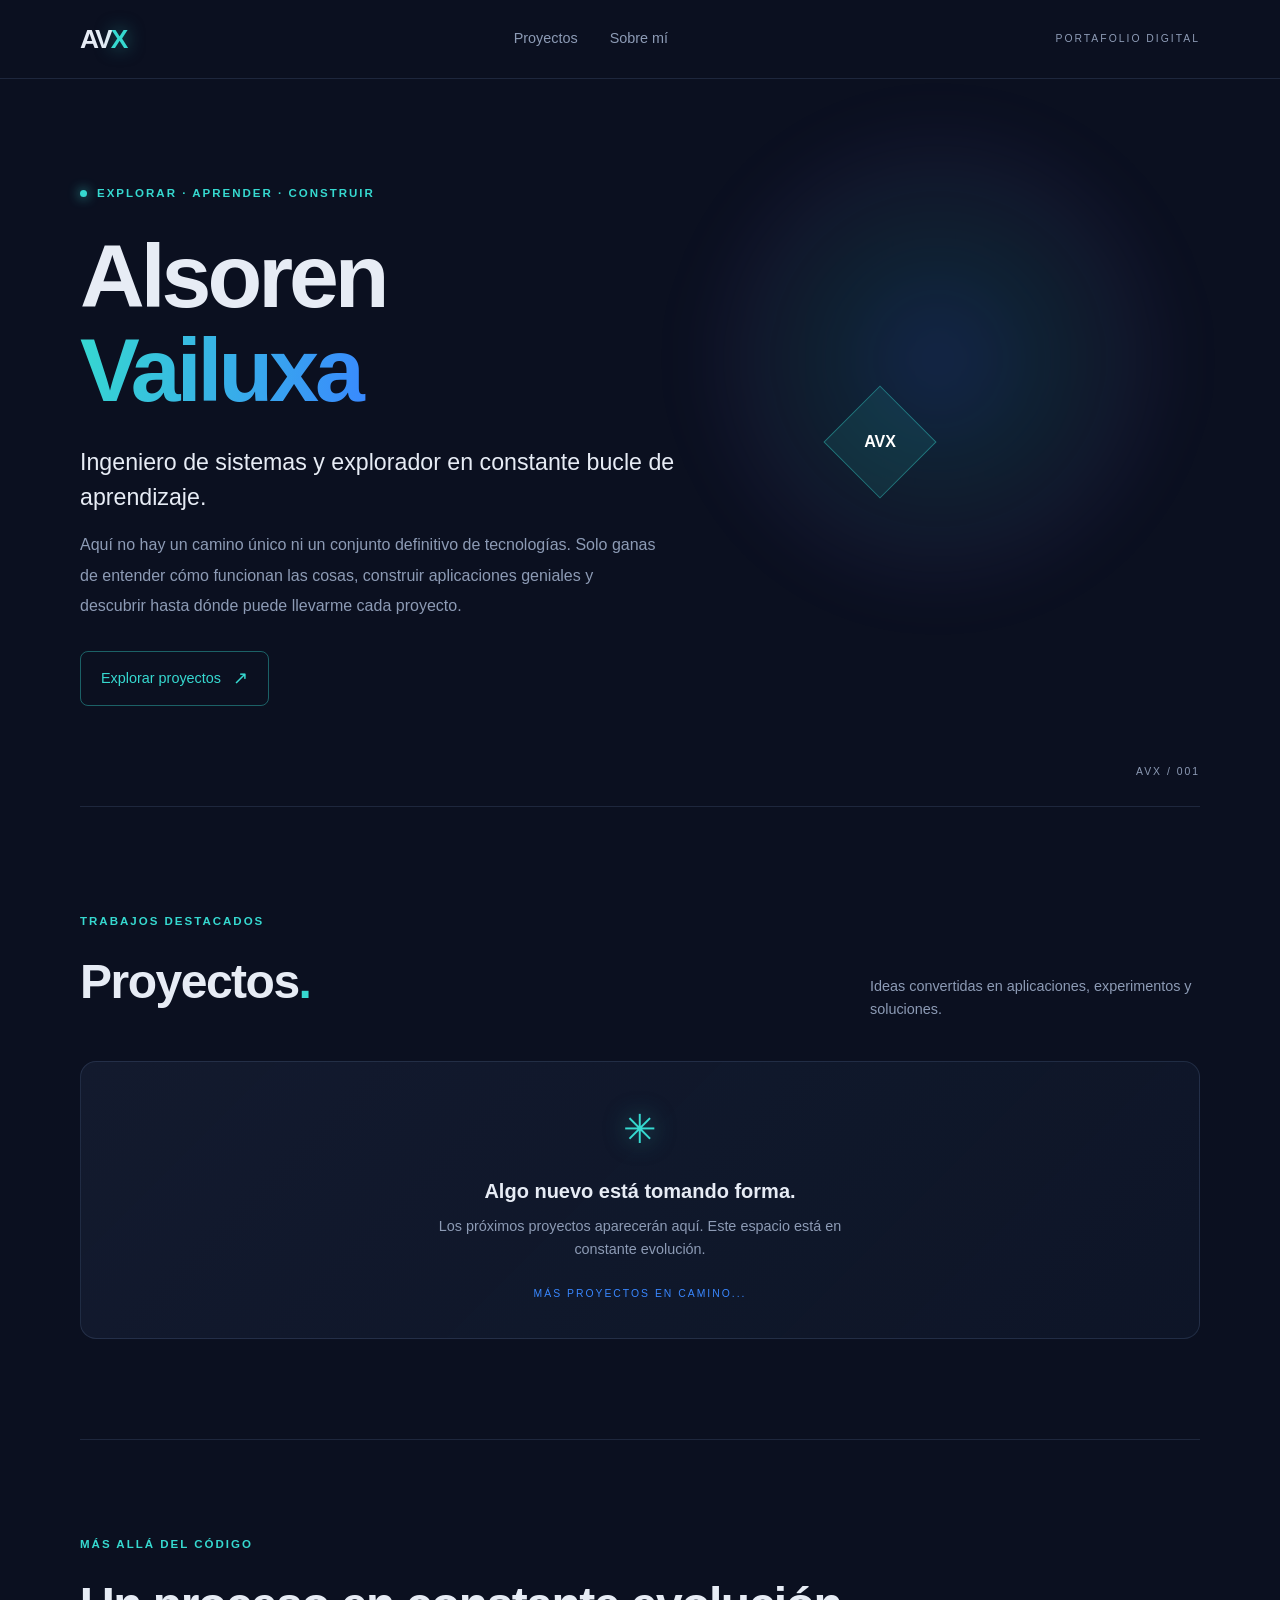
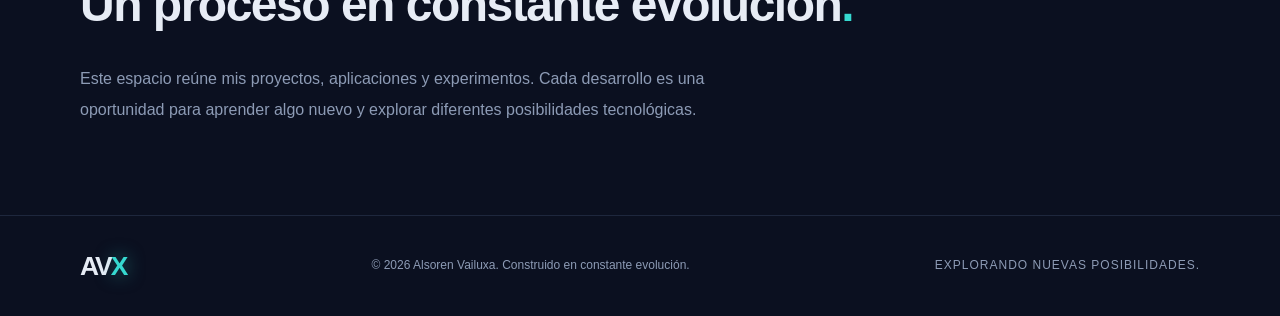
<file: index.html>
<!DOCTYPE html>
<html lang="es">

<head>
    <meta charset="UTF-8">
    <meta name="viewport" content="width=device-width, initial-scale=1.0">

    <title>Alsoren Vailuxa | Portafolio de proyectos</title>

    <meta name="description"
        content="Alsoren Vailuxa: ingeniero de sistemas y explorador en constante bucle de aprendizaje. Descubre proyectos, aplicaciones y experimentos tecnológicos.">

    <meta name="author" content="Alsoren Vailuxa">
    <meta name="theme-color" content="#0B1020">

    <meta property="og:type" content="website">
    <meta property="og:title" content="Alsoren Vailuxa | Portafolio de proyectos">
    <meta property="og:description" content="Ingeniero de sistemas y explorador en constante bucle de aprendizaje.">
    <meta property="og:locale" content="es_CO">

    <link rel="stylesheet" href="css/styles.css">

</head>

<body>

    <a class="skip-link" href="#main-content">
        Saltar al contenido
    </a>

    <header class="site-header">

        <div class="container header-content">

            <a class="brand" href="./" aria-label="Alsoren Vailuxa, inicio">
                AV<span>X</span>
            </a>

            <nav class="main-nav" aria-label="Navegación principal">

                <a href="#projects">Proyectos</a>

                <a href="#about">Sobre mí</a>

            </nav>

            <span class="header-indicator">
                PORTAFOLIO DIGITAL
            </span>

        </div>

    </header>

    <main id="main-content">

        <section class="hero container">

            <div class="hero-content">

                <span class="eyebrow">
                    <span class="status-dot"></span>
                    EXPLORAR · APRENDER · CONSTRUIR
                </span>

                <h1>
                    Alsoren <span>Vailuxa</span>
                </h1>

                <h2>
                    Ingeniero de sistemas y explorador
                    en constante bucle de aprendizaje.
                </h2>

                <p class="hero-description">
                    Aquí no hay un camino único ni un conjunto
                    definitivo de tecnologías. Solo ganas de
                    entender cómo funcionan las cosas, construir
                    aplicaciones geniales y descubrir hasta dónde
                    puede llevarme cada proyecto.
                </p>

                <a class="hero-link" href="#projects">
                    Explorar proyectos
                    <span aria-hidden="true">↗</span>
                </a>

            </div>

            <div class="hero-decoration" aria-hidden="true">

                <div class="orbit orbit-one"></div>
                <div class="orbit orbit-two"></div>
                <div class="orbit orbit-three"></div>

                <div class="core">
                    <span>AVX</span>
                </div>

            </div>

            <span class="hero-index" aria-hidden="true">
                AVX / 001
            </span>

        </section>

        <section class="projects-section container" id="projects" aria-labelledby="projects-title">

            <div class="section-heading">

                <div>
                    <span class="eyebrow">TRABAJOS DESTACADOS</span>

                    <h2 id="projects-title">
                        Proyectos<span>.</span>
                    </h2>
                </div>

                <p>
                    Ideas convertidas en aplicaciones,
                    experimentos y soluciones.
                </p>

            </div>

            <div class="projects-empty">

                <span class="empty-symbol" aria-hidden="true">✳</span>

                <h3>Algo nuevo está tomando forma.</h3>

                <p>
                    Los próximos proyectos aparecerán aquí.
                    Este espacio está en constante evolución.
                </p>

                <span class="empty-label">
                    MÁS PROYECTOS EN CAMINO...
                </span>

            </div>

        </section>

        <section class="about-section container" id="about">

            <span class="eyebrow">MÁS ALLÁ DEL CÓDIGO</span>

            <h2>Un proceso en constante evolución<span>.</span></h2>

            <p>
                Este espacio reúne mis proyectos, aplicaciones
                y experimentos. Cada desarrollo es una oportunidad
                para aprender algo nuevo y explorar diferentes
                posibilidades tecnológicas.
            </p>

        </section>

    </main>

    <footer class="site-footer">

        <div class="container footer-content">

            <a class="brand" href="./" aria-label="Volver al inicio">
                AV<span>X</span>
            </a>

            <p>
                &copy; 2026 Alsoren Vailuxa.
                Construido en constante evolución.
            </p>

            <span class="footer-signature">
                EXPLORANDO NUEVAS POSIBILIDADES.
            </span>

        </div>

    </footer>

</body>

</html>
</file>
<file: css/styles.css>
/* ==================================================
   1. VARIABLES GLOBALES
   ================================================== */

:root {
    color-scheme: dark;

    --color-background: #0B1020;
    --color-surface: #151D32;
    --color-surface-light: #1B2740;

    --color-primary: #3987FF;
    --color-secondary: #36D9D0;
    --color-accent: #8B72FF;

    --color-text: #E7ECF5;
    --color-text-muted: #8D9BB5;

    --color-border: rgba(130, 160, 210, 0.16);

    --font-main: "Segoe UI", Arial, sans-serif;

    --container-width: 1120px;
}


/* ==================================================
   2. REINICIO Y CONFIGURACIÓN GENERAL
   ================================================== */

* {
    margin: 0;
    padding: 0;
    box-sizing: border-box;
}

html {
    scroll-behavior: smooth;
    scroll-padding-top: 90px;
}

body {
    min-width: 320px;
    background: var(--color-background);
    color: var(--color-text);
    font-family: var(--font-main);
    line-height: 1.6;
    overflow-x: hidden;
}

a {
    color: inherit;
    text-decoration: none;
}

.container {
    width: min(100% - 48px, var(--container-width));
    margin-inline: auto;
}


/* ==================================================
   3. ACCESIBILIDAD
   ================================================== */

.skip-link {
    position: absolute;
    top: -100px;
    left: 16px;
    z-index: 100;
    padding: 12px 18px;
    background: var(--color-secondary);
    color: var(--color-background);
    border-radius: 8px;
    font-weight: 700;
}

.skip-link:focus {
    top: 16px;
}

a:focus-visible {
    outline: 2px solid var(--color-secondary);
    outline-offset: 5px;
}


/* ==================================================
   4. ENCABEZADO Y NAVEGACIÓN
   ================================================== */

.site-header {
    position: relative;
    z-index: 10;
    border-bottom: 1px solid var(--color-border);
    background: rgba(11, 16, 32, 0.82);
}

.header-content {
    min-height: 78px;
    display: flex;
    align-items: center;
    justify-content: space-between;
    gap: 24px;
}

.brand {
    font-size: 1.65rem;
    font-weight: 800;
    letter-spacing: -2px;
}

.brand span {
    color: var(--color-secondary);
    text-shadow: 0 0 18px rgba(54, 217, 208, 0.55);
}

.main-nav {
    display: flex;
    align-items: center;
    gap: 32px;
}

.main-nav a {
    color: var(--color-text-muted);
    font-size: 0.9rem;
    transition: color 0.25s ease;
}

.main-nav a:hover {
    color: var(--color-secondary);
}

.header-indicator {
    color: var(--color-text-muted);
    font-size: 0.65rem;
    letter-spacing: 2px;
}


/* ==================================================
   5. PRESENTACIÓN PRINCIPAL
   ================================================== */

.hero {
    min-height: 590px;
    position: relative;
    display: flex;
    align-items: center;
    padding-block: 100px;
    isolation: isolate;
}

.hero::before {
    content: "";
    position: absolute;
    z-index: -1;
    width: 480px;
    height: 480px;
    top: 40px;
    right: 2%;
    background: radial-gradient(circle,
            rgba(57, 135, 255, 0.19),
            rgba(54, 217, 208, 0.08) 38%,
            rgba(139, 114, 255, 0.06) 58%,
            transparent 72%);
    filter: blur(30px);
}

.hero-content {
    max-width: 680px;
    position: relative;
    z-index: 2;
}

.eyebrow {
    display: inline-flex;
    align-items: center;
    gap: 10px;
    color: var(--color-secondary);
    font-size: 0.72rem;
    font-weight: 700;
    letter-spacing: 2px;
}

.status-dot {
    width: 7px;
    height: 7px;
    flex-shrink: 0;
    border-radius: 50%;
    background: var(--color-secondary);
    box-shadow: 0 0 12px var(--color-secondary);
}

.hero h1 {
    margin-top: 24px;
    font-size: clamp(3rem, 7vw, 5.6rem);
    line-height: 1.05;
    letter-spacing: -4px;
    font-weight: 800;
}

.hero h1 span {
    display: block;
    background: linear-gradient(100deg,
            var(--color-secondary),
            var(--color-primary),
            var(--color-accent));
    background-clip: text;
    -webkit-background-clip: text;
    color: transparent;
}

.hero h2 {
    max-width: 600px;
    margin-top: 28px;
    font-size: clamp(1.15rem, 2vw, 1.45rem);
    font-weight: 500;
    line-height: 1.5;
}

.hero-description {
    max-width: 580px;
    margin-top: 16px;
    color: var(--color-text-muted);
    font-size: 1rem;
    line-height: 1.9;
}

.hero-link {
    display: inline-flex;
    align-items: center;
    gap: 12px;
    margin-top: 30px;
    padding: 12px 20px;
    border: 1px solid rgba(54, 217, 208, 0.4);
    border-radius: 8px;
    color: var(--color-secondary);
    font-size: 0.9rem;
    transition: 0.25s ease;
}

.hero-link:hover {
    background: rgba(54, 217, 208, 0.1);
    border-color: var(--color-secondary);
    box-shadow: 0 0 25px rgba(54, 217, 208, 0.12);
}

.hero-link span {
    font-size: 1.1rem;
}


/* ==================================================
   6. ELEMENTOS GEOMÉTRICOS
   ================================================== */

.hero-decoration {
    position: relative;
    width: 400px;
    height: 400px;
    display: flex;
    align-items: center;
    justify-content: center;
    perspective: 1000px; /* Vital para que las rotaciones 3D se vean bien */
}

.orbit {
    position: absolute;
    border-radius: 50%;
    /* Aplicamos la misma animación de 8 segundos en bucle infinito (linear) */
    animation: rotarYTransformar 8s infinite linear;
}

/* 
  Definimos los estados iniciales de cada órbita desfasados en el tiempo (% de la animación) 
  para que sigan el ciclo exacto: 1 -> 2 -> 3 -> 1
*/

.orbit-one {
    animation-delay: 0s;
}

.orbit-two {
    animation-delay: -2.66s; /* Desfase de 1/3 del tiempo total */
}

.orbit-three {
    animation-delay: -5.33s; /* Desfase de 2/3 del tiempo total */
}

/* Animación unificada que cambia tamaño, rotación 3D y colores simultáneamente */
@keyframes rotarYTransformar {
    0% {
        width: 150px;
        height: 150px;
        transform: rotate(0deg) rotateX(0deg) rotateY(0deg);
        border-color: rgba(54, 217, 208, 0.5);
        box-shadow: 0 0 30px rgba(54, 217, 208, 0.08);
    }
    33.33% {
        width: 245px;
        height: 245px;
        transform: rotate(120deg) rotateX(65deg) rotateY(0deg);
        border-color: rgba(57, 135, 255, 0.55);
        box-shadow: 0 0 0px transparent;
    }
    66.66% {
        width: 320px;
        height: 320px;
        transform: rotate(240deg) rotateX(0deg) rotateY(65deg);
        border-color: rgba(139, 114, 255, 0.45);
        box-shadow: 0 0 0px transparent;
    }
    100% {
        width: 150px;
        height: 150px;
        transform: rotate(360deg) rotateX(0deg) rotateY(0deg);
        border-color: rgba(54, 217, 208, 0.5);
        box-shadow: 0 0 30px rgba(54, 217, 208, 0.08);
    }
}

/* Estilos base del núcleo (ROMBO + AVX) */
.core {
    position: relative;
    width: 80px;
    height: 80px;
    background: rgba(54, 217, 208, 0.1);
    transform: rotate(45deg); /* Esto convierte el cuadrado en rombo */
    display: flex;
    align-items: center;
    justify-content: center;
    border: 1px solid rgba(54, 217, 208, 0.4);
}

.core span {
    transform: rotate(-45deg); /* Endereza el texto para que no quede inclinado por el rombo */
    color: #fff;
    font-weight: bold;
    font-family: sans-serif;
}

.hero-index {
    position: absolute;
    bottom: 25px;
    right: 0;
    color: var(--color-text-muted);
    font-size: 0.65rem;
    letter-spacing: 2px;
}


/* ==================================================
   7. SECCIÓN DE PROYECTOS
   ================================================== */

.projects-section {
    padding-block: 100px;
    border-top: 1px solid var(--color-border);
}

.section-heading {
    display: flex;
    align-items: end;
    justify-content: space-between;
    gap: 30px;
    margin-bottom: 40px;
}

.section-heading h2,
.about-section h2 {
    margin-top: 12px;
    font-size: clamp(2rem, 4vw, 3rem);
    letter-spacing: -1.5px;
}

.section-heading h2 span,
.about-section h2 span {
    color: var(--color-secondary);
}

.section-heading>p {
    max-width: 330px;
    color: var(--color-text-muted);
    font-size: 0.9rem;
}


/* ==================================================
   8. ESTADO SIN PROYECTOS
   ================================================== */

.projects-empty {
    min-height: 260px;
    display: flex;
    flex-direction: column;
    align-items: center;
    justify-content: center;
    padding: 35px;
    text-align: center;
    border: 1px solid var(--color-border);
    border-radius: 16px;
    background: linear-gradient(135deg,
            rgba(21, 29, 50, 0.8),
            rgba(15, 24, 43, 0.7));
}

.empty-symbol {
    color: var(--color-secondary);
    font-size: 2.5rem;
    text-shadow: 0 0 25px rgba(54, 217, 208, 0.5);
}

.projects-empty h3 {
    margin-top: 14px;
    font-size: 1.25rem;
}

.projects-empty p {
    max-width: 420px;
    margin-top: 8px;
    color: var(--color-text-muted);
    font-size: 0.9rem;
}

.empty-label {
    margin-top: 25px;
    color: var(--color-primary);
    font-size: 0.65rem;
    letter-spacing: 2px;
}


/* ==================================================
   9. SECCIÓN SOBRE MÍ
   ================================================== */

.about-section {
    padding-block: 90px;
    border-top: 1px solid var(--color-border);
}

.about-section p {
    max-width: 680px;
    margin-top: 20px;
    color: var(--color-text-muted);
    line-height: 1.9;
}


/* ==================================================
   10. PIE DE PÁGINA
   ================================================== */

.site-footer {
    border-top: 1px solid var(--color-border);
}

.footer-content {
    min-height: 100px;
    display: flex;
    align-items: center;
    justify-content: space-between;
    gap: 24px;
}

.footer-content p,
.footer-signature {
    color: var(--color-text-muted);
    font-size: 0.75rem;
}

.footer-signature {
    letter-spacing: 1px;
}


/* ==================================================
   11. DISEÑO ADAPTABLE A DIFERENTES PANTALLAS
   ================================================== */

@media (max-width: 850px) {

    .hero-decoration {
        right: -100px;
        opacity: 0.35;
    }

    .hero-content {
        max-width: 620px;
    }

    .header-indicator {
        display: none;
    }

    .section-heading {
        align-items: start;
        flex-direction: column;
    }

    .footer-content {
        flex-wrap: wrap;
        justify-content: center;
        padding-block: 25px;
        text-align: center;
    }

}

@media (max-width: 550px) {

    .container {
        width: min(100% - 36px, var(--container-width));
    }

    .header-content {
        min-height: 68px;
    }

    .main-nav {
        gap: 18px;
    }

    .main-nav a {
        font-size: 0.8rem;
    }

    .hero {
        min-height: 580px;
        padding-block: 80px;
    }

    .hero h1 {
        letter-spacing: -2px;
    }

    .eyebrow {
        letter-spacing: 1.3px;
        font-size: 0.65rem;
    }

    .hero-decoration {
        width: 260px;
        height: 260px;
        right: -115px;
        top: 65%;
        opacity: 0.2;
    }

    .hero-index {
        bottom: 15px;
    }

    .projects-section,
    .about-section {
        padding-block: 70px;
    }

    .projects-empty {
        padding: 25px 18px;
    }

    .empty-label {
        font-size: 0.6rem;
        letter-spacing: 1.3px;
    }

}


/* ==================================================
   12. RESPETO A LAS PREFERENCIAS DE MOVIMIENTO
   ================================================== */

@media (prefers-reduced-motion: reduce) {

    html {
        scroll-behavior: auto;
    }

    *,
    *::before,
    *::after {
        transition-duration: 0.01ms !important;
        animation-duration: 0.01ms !important;
        animation-iteration-count: 1 !important;
    }

}
</file>
